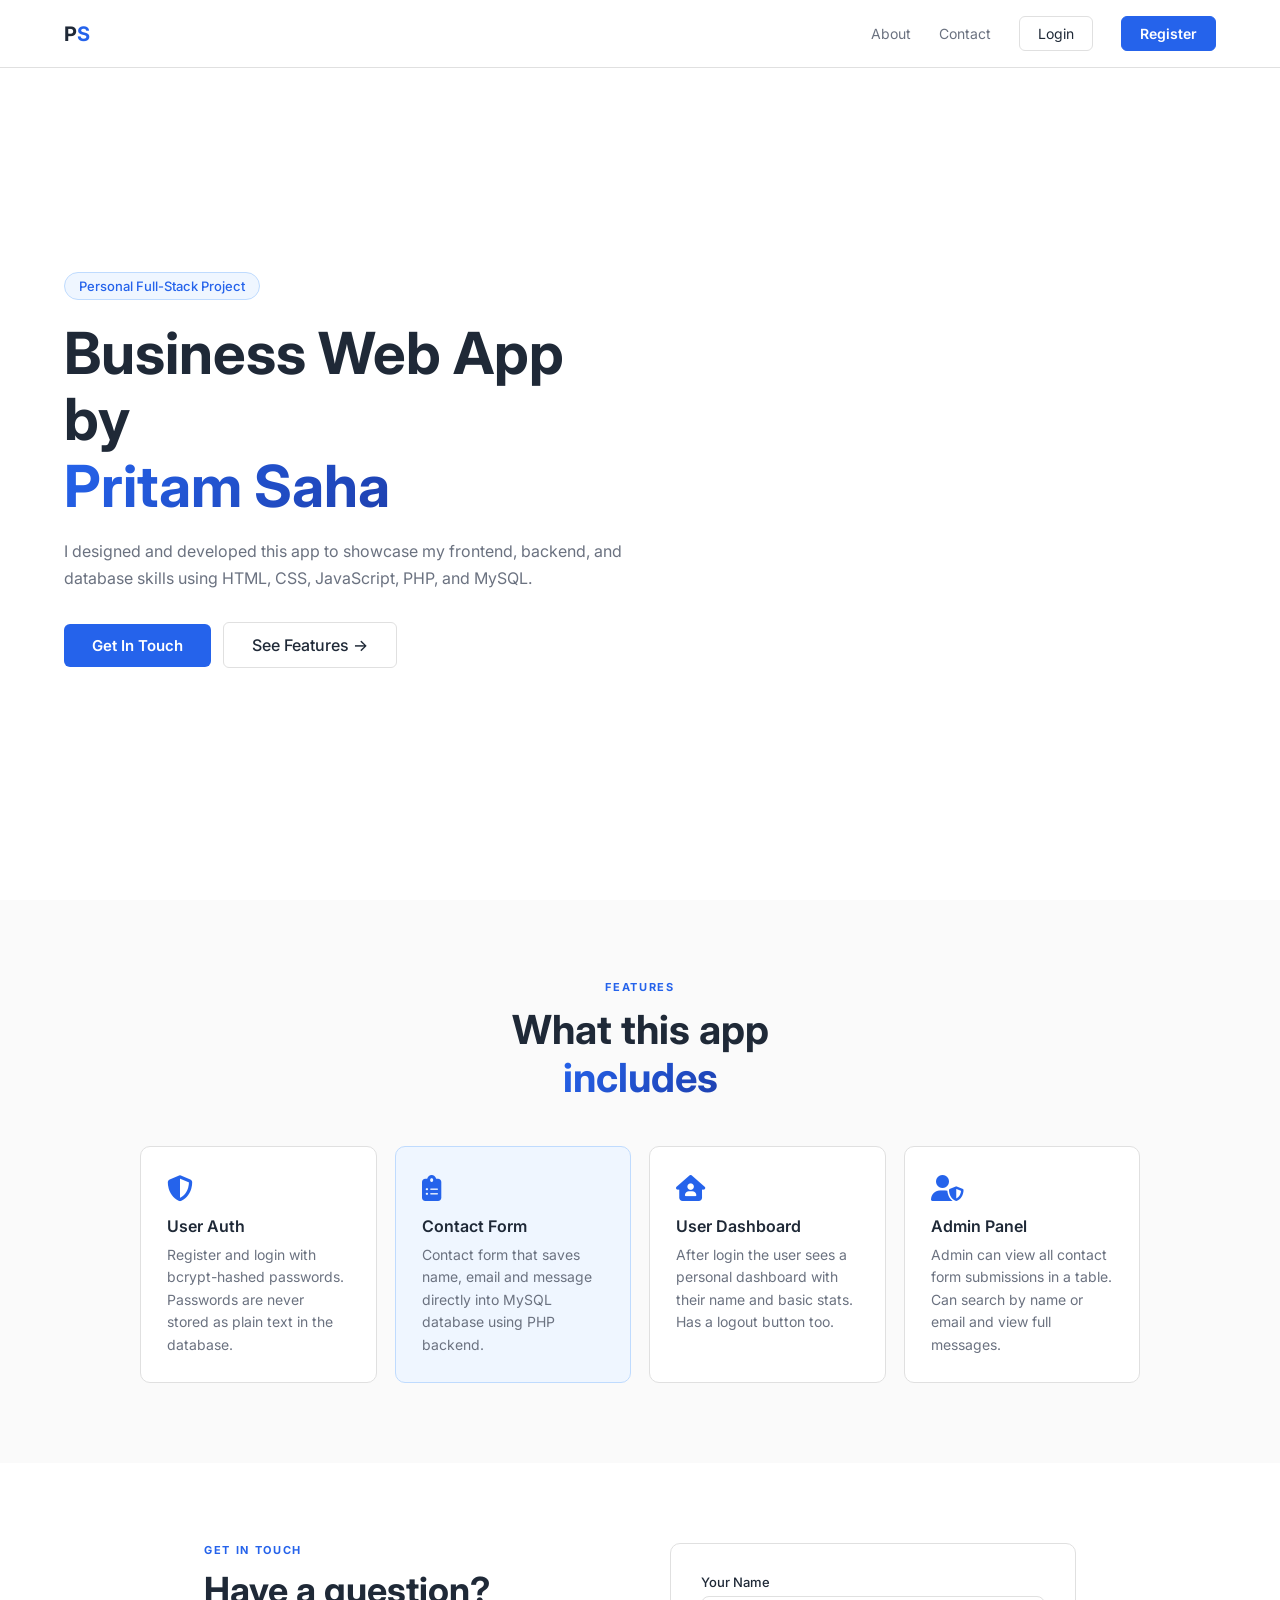
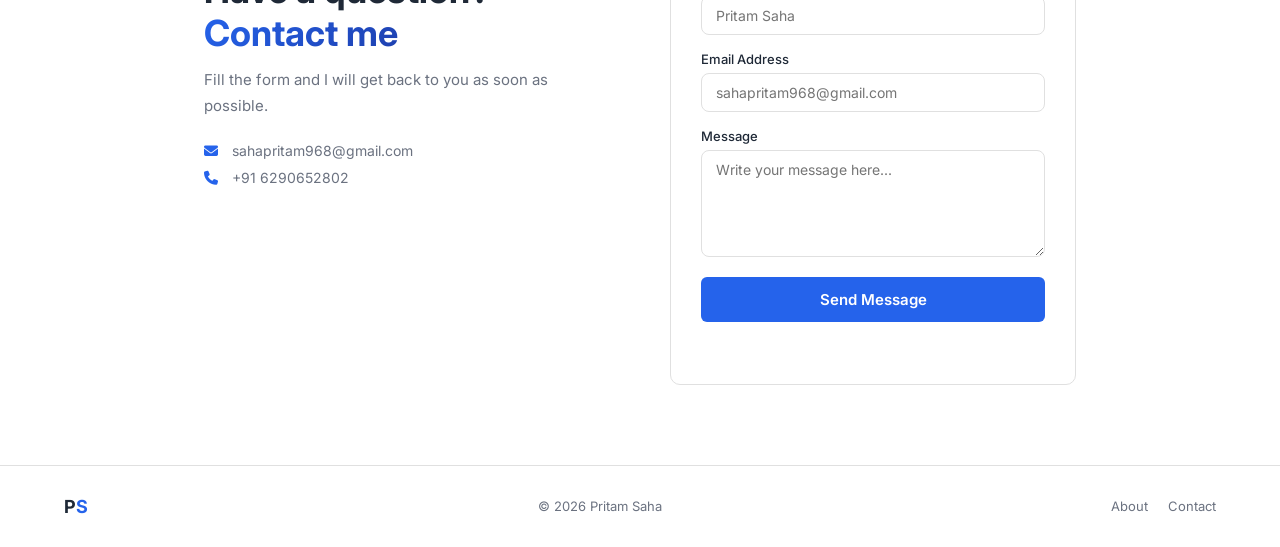
<file: index.html>
<!DOCTYPE html>
<html lang="en">
<head>
  <meta charset="UTF-8" />
  <meta name="viewport" content="width=device-width, initial-scale=1.0"/>
  <title>PS — Pritam Saha</title>
  <link rel="preconnect" href="https://fonts.googleapis.com">
  <link href="https://fonts.googleapis.com/css2?family=Inter:wght@300;400;500;600;700&display=swap" rel="stylesheet">
  <link rel="stylesheet" href="https://cdnjs.cloudflare.com/ajax/libs/font-awesome/6.5.2/css/all.min.css" crossorigin="anonymous" referrerpolicy="no-referrer" />
  <link rel="stylesheet" href="style.css"/>
</head>
<body>

  <nav class="navbar">
    <div class="nav-logo">P<span>S</span></div>
    <div class="nav-links">
      <a href="#about">About</a>
      <a href="#contact">Contact</a>
      <a href="login.html" class="btn3">Login</a>
      <a href="register.html" class="btn3 btn4">Register</a>
    </div>
    <button class="hamb" id="hamb" aria-label="Open menu" aria-expanded="false">
      <i class="fa-solid fa-bars" aria-hidden="true"></i>
    </button>
  </nav>

  <section class="home">
    <div class="home-content">
      <div class="home-badge">Personal Full-Stack Project</div>
      <h1>Business Web App<br>by<br><span class="gradient-text">Pritam Saha</span></h1>
      <p>I designed and developed this app to showcase my frontend, backend, and database skills using HTML, CSS, JavaScript, PHP, and MySQL.</p>
      <div class="home-actions">
        <a href="#contact" class="btn1">Get In Touch</a>
        <a href="#about" class="btn2">See Features →</a>
      </div>
    </div>
    
  </section>

  <section class="about" id="about">
    <div class="section-label">FEATURES</div>
    <h2>What this app <br><span class="gradient-text">includes</span></h2>
    <div class="about-grid">
      <div class="about-card">
        <div class="ac-icon"><i class="fa-solid fa-shield-halved" aria-hidden="true"></i></div>
        <h3>User Auth</h3>
        <p>Register and login with bcrypt-hashed passwords. Passwords are never stored as plain text in the database.</p>
      </div>
      <div class="about-card highlight">
        <div class="ac-icon"><i class="fa-solid fa-clipboard-list" aria-hidden="true"></i></div>
        <h3>Contact Form</h3>
        <p>Contact form that saves name, email and message directly into MySQL database using PHP backend.</p>
      </div>
      <div class="about-card">
        <div class="ac-icon"><i class="fa-solid fa-house-user" aria-hidden="true"></i></div>
        <h3>User Dashboard</h3>
        <p>After login the user sees a personal dashboard with their name and basic stats. Has a logout button too.</p>
      </div>
      <div class="about-card">
        <div class="ac-icon"><i class="fa-solid fa-user-shield" aria-hidden="true"></i></div>
        <h3>Admin Panel</h3>
        <p>Admin can view all contact form submissions in a table. Can search by name or email and view full messages.</p>
      </div>
    </div>
  </section>

  <section class="contact-section" id="contact">
    <div class="contact-left">
      <div class="section-label">GET IN TOUCH</div>
      <h2>Have a question?<br><span class="gradient-text">Contact me</span></h2>
      <p>Fill the form and I will get back to you as soon as possible.</p>
      <div class="contact-info">
        <div class="ci-item"><i class="fa-solid fa-envelope" aria-hidden="true"></i> sahapritam968@gmail.com</div>
        <div class="ci-item"><i class="fa-solid fa-phone" aria-hidden="true"></i> +91 6290652802</div>
      </div>
    </div>
    <div class="contact-right">
      <form class="contact-form" id="contactForm">
        <div class="form-group">
          <label>Your Name</label>
          <input type="text" id="cf_name" placeholder="Pritam Saha" required/>
        </div>
        <div class="form-group">
          <label>Email Address</label>
          <input type="email" id="cf_email" placeholder="sahapritam968@gmail.com" required/>
        </div>
        <div class="form-group">
          <label>Message</label>
          <textarea id="cf_message" rows="5" placeholder="Write your message here..." required></textarea>
        </div>
        <button type="submit" class="btn1 full-width" id="submitBtn">Send Message</button>
        <div id="form-status" class="form-status"></div>
      </form>
    </div>
  </section>

  <footer class="footer">
    <div class="footer-logo">P<span>S</span></div>
    <p>© <span id="year"></span> Pritam Saha</p>
    <div class="footer-links">
      <a href="#about">About</a>
      <a href="#contact">Contact</a>
    </div>
  </footer>

  <script src="script.js"></script>
</body>
</html>
</file>
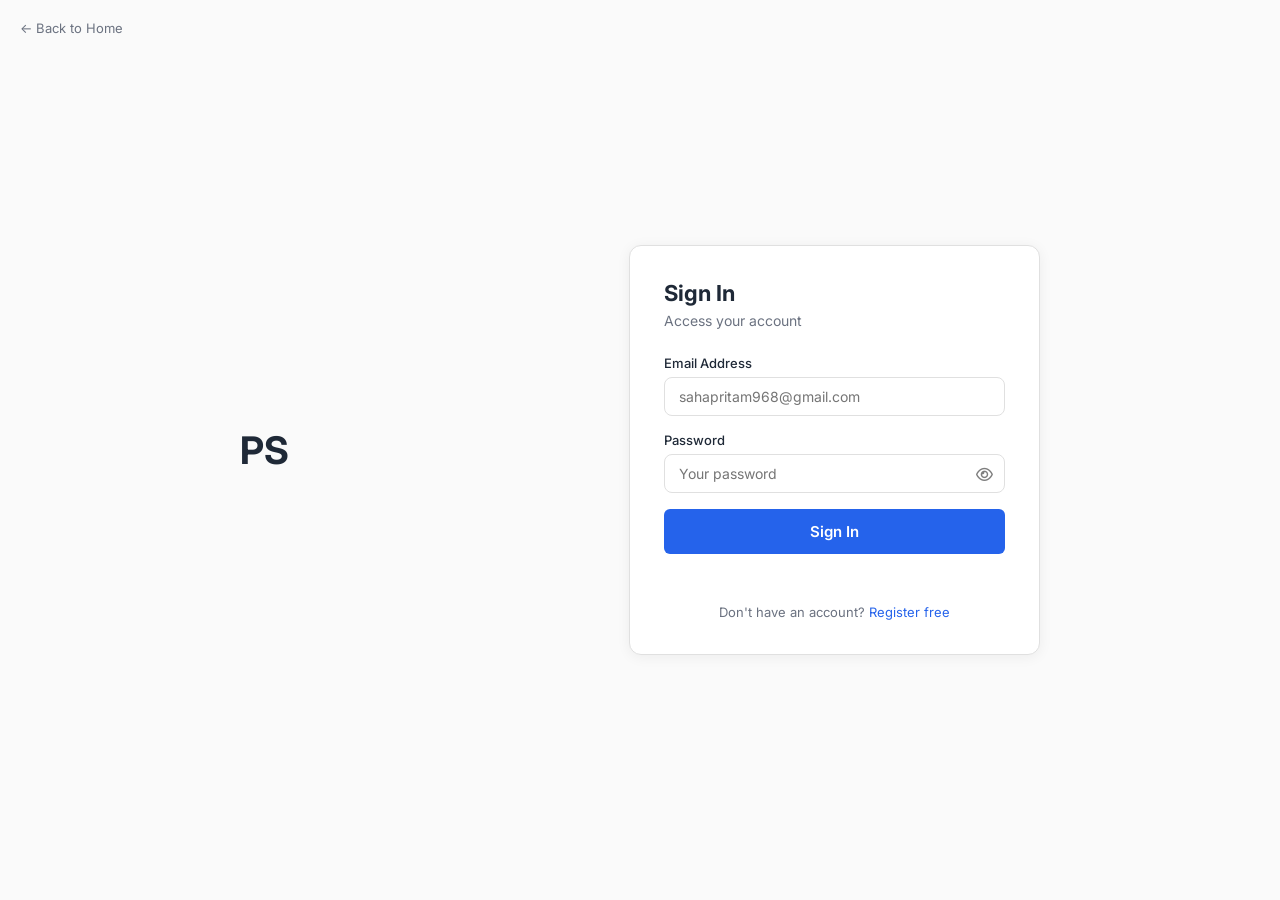
<file: admin.html>
<!DOCTYPE html>
<html lang="en">
<head>
  <meta charset="UTF-8"/>
  <meta name="viewport" content="width=device-width, initial-scale=1.0"/>
  <title>Admin — PS</title>
  <link rel="preconnect" href="https://fonts.googleapis.com">
  <link href="https://fonts.googleapis.com/css2?family=Inter:wght@300;400;500;600;700&display=swap" rel="stylesheet">
  <link rel="stylesheet" href="https://cdnjs.cloudflare.com/ajax/libs/font-awesome/6.5.2/css/all.min.css" crossorigin="anonymous" referrerpolicy="no-referrer" />
  <link rel="stylesheet" href="style.css"/>
</head>
<body class="dash-page">

  <aside class="sidebar">
    <div class="sb-logo">PS</div>
    <nav class="sb-nav">
      <a href="dashboard.html" class="sb-link">Dashboard</a>
      <a href="admin.html" class="sb-link active">All Submissions</a>
      <a href="#" class="sb-link">Settings</a>
    </nav>
    <button class="sb-logout" id="logoutBtn">Logout</button>
  </aside>

  <main class="dash-main">
    <header class="dash-header">
      <div>
        <div class="dash-greeting">Admin Panel</div>
        <h1 class="dash-username">All Contact Submissions</h1>
      </div>
      <div class="admin-badge">Admin</div>
    </header>

    <div class="admin-filters">
      <input type="text" id="searchInput" placeholder="Search by name or email..." class="search-input"/>
      <span id="submissionCount" class="count-badge">0 total</span>
    </div>

    <div class="table-wrap">
      <table class="dash-table">
        <thead>
          <tr>
            <th>#</th>
            <th>Name</th>
            <th>Email</th>
            <th>Message</th>
            <th>Date</th>
            <th>Action</th>
          </tr>
        </thead>
        <tbody id="submissionsTable">
          <tr>
            <td colspan="6" class="empty-row">Loading submissions...</td>
          </tr>
        </tbody>
      </table>
    </div>

    <div id="msgModal" class="modal-overlay" style="display:none">
      <div class="modal-box">
        <div class="modal-header">
          <h3 id="modal-name">Name</h3>
          <button onclick="closeModal()" class="modal-close" aria-label="Close message details">
            <i class="fa-solid fa-xmark" aria-hidden="true"></i>
          </button>
        </div>
        <div class="modal-email" id="modal-email"></div>
        <div class="modal-body" id="modal-message"></div>
        <div class="modal-date" id="modal-date"></div>
      </div>
    </div>
  </main>

  <script src="admin.js"></script>
</body>
</html>
</file>
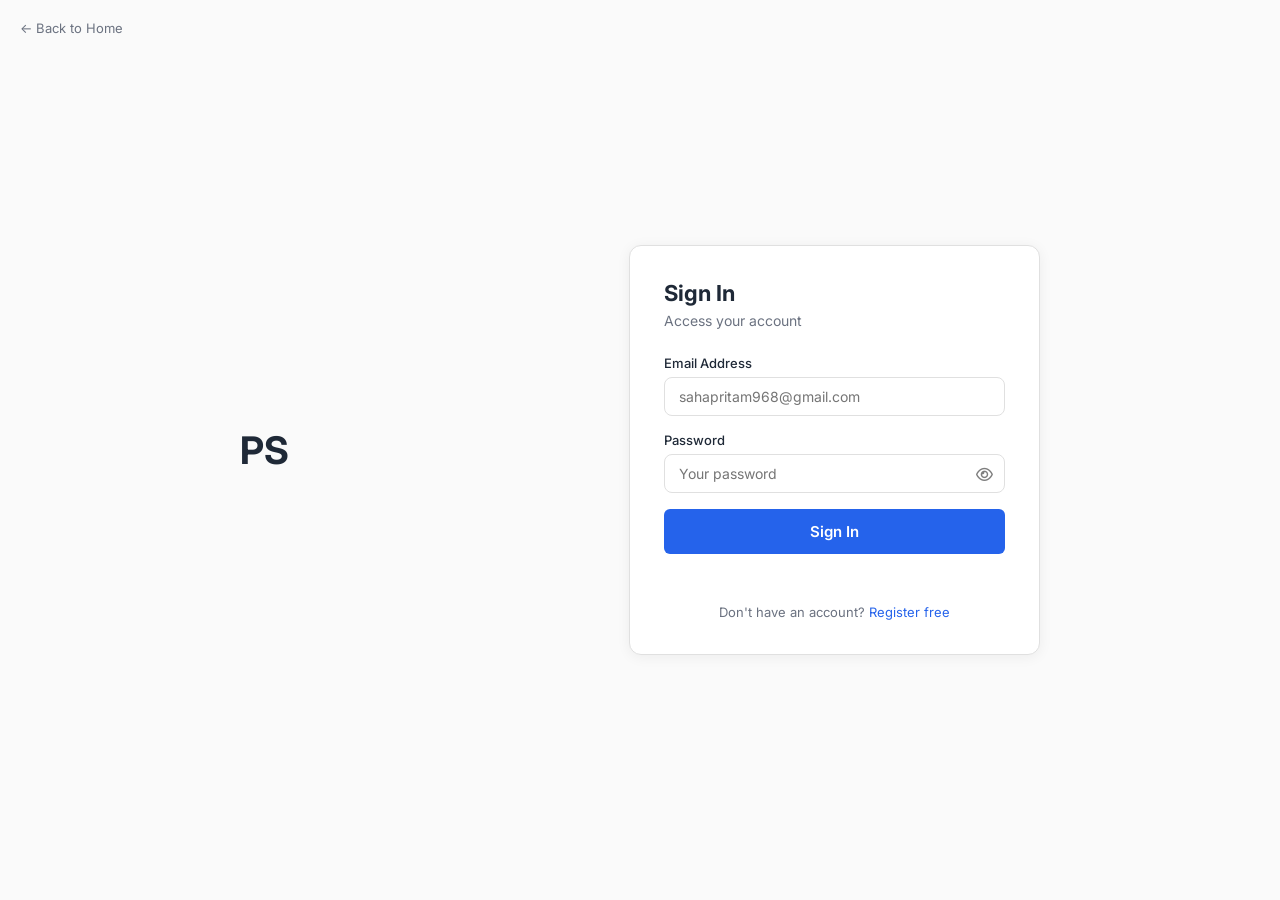
<file: dashboard.html>
<!DOCTYPE html>
<html lang="en">
<head>
  <meta charset="UTF-8"/>
  <meta name="viewport" content="width=device-width, initial-scale=1.0"/>
  <title>Dashboard — PS</title>
  <link rel="preconnect" href="https://fonts.googleapis.com">
  <link href="https://fonts.googleapis.com/css2?family=Inter:wght@300;400;500;600;700&display=swap" rel="stylesheet">
  <link rel="stylesheet" href="https://cdnjs.cloudflare.com/ajax/libs/font-awesome/6.5.2/css/all.min.css" crossorigin="anonymous" referrerpolicy="no-referrer" />
  <link rel="stylesheet" href="style.css"/>
</head>
<body class="dash-page">

  <aside class="sidebar">
    <div class="sb-logo">PS</div>
    <nav class="sb-nav">
      <a href="dashboard.html" class="sb-link active">Dashboard</a>
      <a href="#" class="sb-link">Messages</a>
      <a href="#" class="sb-link">Settings</a>
    </nav>
    <button class="sb-logout" id="logoutBtn">Logout</button>
  </aside>

  <main class="dash-main">
    <header class="dash-header">
      <div>
        <div class="dash-greeting" id="greeting">Dashboard</div>
        <h1 class="dash-username" id="userName">Loading...</h1>
      </div>
      <div class="dash-avatar" id="userAvatar">?</div>
    </header>

    <div class="stat-grid">
      <div class="stat-card">
        <div class="stat-icon"><i class="fa-solid fa-envelope-open-text" aria-hidden="true"></i></div>
        <div class="stat-info">
          <div class="stat-num" id="totalMessages">0</div>
          <div class="stat-label">Messages Received</div>
        </div>
      </div>
      <div class="stat-card accent">
        <div class="stat-icon"><i class="fa-solid fa-users" aria-hidden="true"></i></div>
        <div class="stat-info">
          <div class="stat-num" id="totalUsers">0</div>
          <div class="stat-label">Registered Users</div>
        </div>
      </div>
      <div class="stat-card">
        <div class="stat-icon"><i class="fa-solid fa-lock" aria-hidden="true"></i></div>
        <div class="stat-info">
          <div class="stat-num" id="lastLogin">Today</div>
          <div class="stat-label">Last Login</div>
        </div>
      </div>
      <div class="stat-card">
        <div class="stat-icon"><i class="fa-solid fa-circle-check" aria-hidden="true"></i></div>
        <div class="stat-info">
          <div class="stat-num">Active</div>
          <div class="stat-label">Account Status</div>
        </div>
      </div>
    </div>

    <div class="section-title">Quick Actions</div>
    <div class="quick-actions">
      <a href="index.html#contact" class="qa-card">
        <div class="qa-icon"><i class="fa-solid fa-paper-plane" aria-hidden="true"></i></div>
        <div>Send a Message</div>
      </a>
      <a href="admin.html" class="qa-card">
        <div class="qa-icon"><i class="fa-solid fa-table-list" aria-hidden="true"></i></div>
        <div>View All Submissions</div>
      </a>
      <a href="#" class="qa-card">
        <div class="qa-icon"><i class="fa-solid fa-chart-line" aria-hidden="true"></i></div>
        <div>View Analytics</div>
      </a>
    </div>

    <div class="section-title section-gap">Recent Messages</div>
    <div class="table-wrap">
      <table class="dash-table">
        <thead>
          <tr>
            <th>Name</th>
            <th>Email</th>
            <th>Message Preview</th>
            <th>Date</th>
          </tr>
        </thead>
        <tbody id="recentMessages">
          <tr>
            <td colspan="4" class="empty-row">Loading...</td>
          </tr>
        </tbody>
      </table>
    </div>
  </main>

  <script src="dashboard.js"></script>
</body>
</html>
</file>
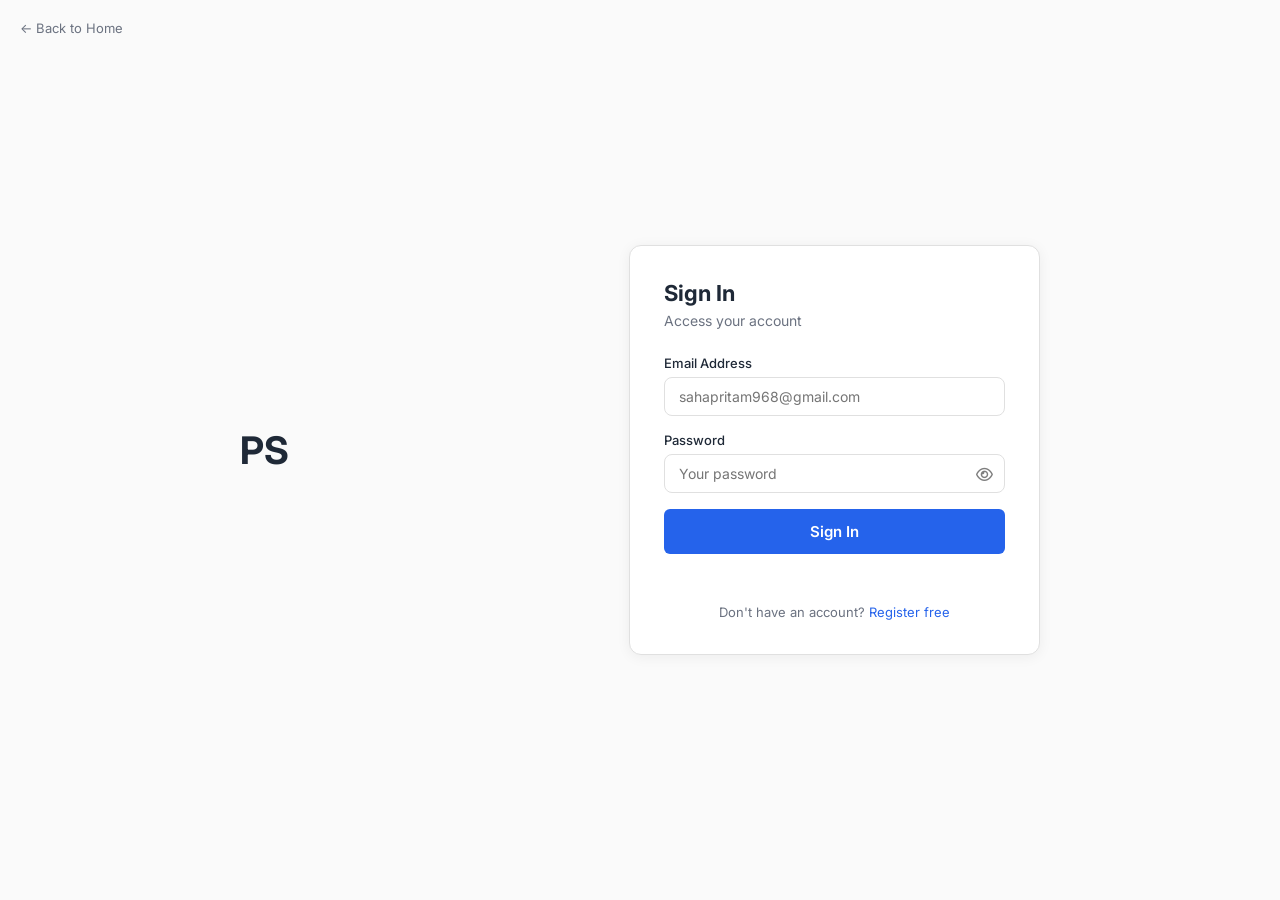
<file: login.html>
<!DOCTYPE html>
<html lang="en">
<head>
  <meta charset="UTF-8"/>
  <meta name="viewport" content="width=device-width, initial-scale=1.0"/>
  <title>Login — PS</title>
  <link rel="preconnect" href="https://fonts.googleapis.com">
  <link href="https://fonts.googleapis.com/css2?family=Inter:wght@300;400;500;600;700&display=swap" rel="stylesheet">
  <link rel="stylesheet" href="https://cdnjs.cloudflare.com/ajax/libs/font-awesome/6.5.2/css/all.min.css" crossorigin="anonymous" referrerpolicy="no-referrer" />
  <link rel="stylesheet" href="style.css"/>
</head>
<body class="auth-page">

  <a href="index.html" class="back-link">← Back to Home</a>

  <div class="auth-container">
    <div class="auth-brand">
      <div class="auth-logo">PS</div>
    </div>
    <div class="auth-box">
      <h2>Sign In</h2>
      <p class="auth-sub">Access your account</p>
      <form id="loginForm">
        <div class="form-group">
          <label>Email Address</label>
          <input type="email" id="login_email" placeholder="sahapritam968@gmail.com" required/>
        </div>
        <div class="form-group">
          <label>Password</label>
          <div class="pass-wrap">
            <input type="password" id="login_password" placeholder="Your password" required/>
            <button type="button" class="eye-btn" onclick="togglePassword('login_password',this)" aria-label="Show or hide password">
              <i class="fa-regular fa-eye" aria-hidden="true"></i>
            </button>
          </div>
        </div>
        <button type="submit" class="btn1 full-width">Sign In</button>
        <div id="login-status" class="form-status"></div>
      </form>
      <p class="auth-switch">Don't have an account? <a href="register.html">Register free</a></p>
    </div>
  </div>

  <script src="authentication.js"></script>
</body>
</html>
</file>
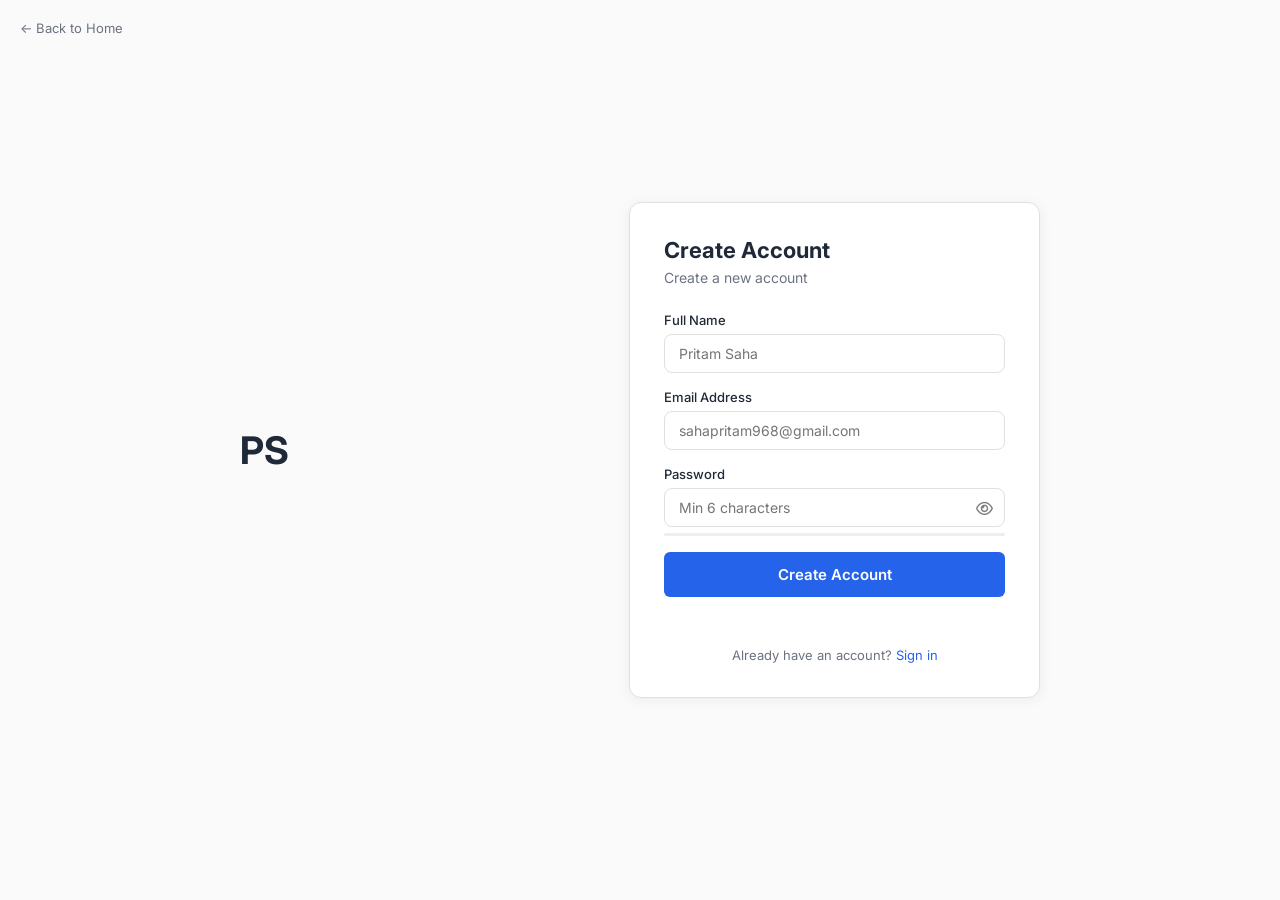
<file: register.html>
<!DOCTYPE html>
<html lang="en">
<head>
  <meta charset="UTF-8"/>
  <meta name="viewport" content="width=device-width, initial-scale=1.0"/>
  <title>Register — PS</title>
  <link rel="preconnect" href="https://fonts.googleapis.com">
  <link href="https://fonts.googleapis.com/css2?family=Inter:wght@300;400;500;600;700&display=swap" rel="stylesheet">
  <link rel="stylesheet" href="https://cdnjs.cloudflare.com/ajax/libs/font-awesome/6.5.2/css/all.min.css" crossorigin="anonymous" referrerpolicy="no-referrer" />
  <link rel="stylesheet" href="style.css"/>
</head>
<body class="auth-page">

  <a href="index.html" class="back-link">← Back to Home</a>

  <div class="auth-container">
    <div class="auth-brand">
      <div class="auth-logo">PS</div>
      <div class="auth-orb"></div>
    </div>
    <div class="auth-box">
      <h2>Create Account</h2>
      <p class="auth-sub">Create a new account</p>
      <form id="registerForm">
        <div class="form-group">
          <label>Full Name</label>
          <input type="text" id="reg_name" placeholder="Pritam Saha" required/>
        </div>
        <div class="form-group">
          <label>Email Address</label>
          <input type="email" id="reg_email" placeholder="sahapritam968@gmail.com" required/>
        </div>
        <div class="form-group">
          <label>Password</label>
          <div class="pass-wrap">
            <input type="password" id="reg_password" placeholder="Min 6 characters" required/>
            <button type="button" class="eye-btn" onclick="togglePassword('reg_password',this)" aria-label="Show or hide password">
              <i class="fa-regular fa-eye" aria-hidden="true"></i>
            </button>
          </div>
          <div class="password-strength" id="strengthBar">
            <div class="strength-fill" id="strengthFill"></div>
          </div>
          <div class="strength-text" id="strengthText"></div>
        </div>
        <button type="submit" class="btn1 full-width">Create Account</button>
        <div id="reg-status" class="form-status"></div>
      </form>
      <p class="auth-switch">Already have an account? <a href="login.html">Sign in</a></p>
    </div>
  </div>

  <script src="authentication.js"></script>
</body>
</html>
</file>
<file: style.css>
/* reset */
*,
*::before,
*::after {
  box-sizing: border-box;
  margin: 0;
  padding: 0;
}

:root {
  --bg: #ffffff;
  --surface: #f5f5f5;
  --surface2: #eeeeee;
  --border: #e0e0e0;
  --accent: #2563eb;
  --accent2: #1e40af;
  --text: #1f2937;
  --muted: #6b7280;
  --success: #10b981;
  --error: #ef4444;
  --radius: 8px;
  --font: 'Inter', sans-serif;
}

html {
  scroll-behavior: smooth;
}

body {
  font-family: var(--font);
  background: var(--bg);
  color: var(--text);
  min-height: 100vh;
  overflow-x: hidden;
}

h1,h2,h3,.nav-logo,.auth-logo,.sb-logo {
  font-family: var(--font);
}

.gradient-text {
  background: linear-gradient(135deg, var(--accent), var(--accent2));
  -webkit-background-clip: text;
  -webkit-text-fill-color: transparent;
  background-clip: text;
}

/* buttons */
.btn1 {
  display: inline-block;
  padding: 12px 28px;
  background: var(--accent);
  color: #fff;
  font-family: var(--font);
  font-weight: 600;
  font-size: 15px;
  border: none;
  border-radius: 6px;
  cursor: pointer;
  text-decoration: none;
  transition: background 0.2s;
}
.btn1:hover {
  background: var(--accent2);
}

.btn1.full-width {
  width: 100%;
  text-align: center;
  display: block;
  padding: 13px;
}

.btn2 {
  display: inline-block;
  padding: 12px 28px;
  color: var(--text);
  font-family: var(--font);
  font-weight: 500;
  text-decoration: none;
  border: 1px solid var(--border);
  border-radius: 6px;
  transition: border-color 0.2s, color 0.2s;
}
.btn2:hover {
  border-color: var(--accent);
  color: var(--accent);
}

/* navbar */
.navbar {
  position: fixed;
  top: 0;
  left: 0;
  right: 0;
  z-index: 100;
  display: flex;
  align-items: center;
  justify-content: space-between;
  padding: 16px 5%;
  background: #fff;
  border-bottom: 1px solid var(--border);
}
.nav-logo {
  font-size: 20px;
  font-weight: 700;
  color: var(--text);
}

.nav-logo span {
  color: var(--accent);
}

.nav-links {
  display: flex;
  align-items: center;
  gap: 28px;
}

.nav-links a {
  color: var(--muted);
  text-decoration: none;
  font-size: 14px;
  transition: color 0.2s;
}

.nav-links a:hover {
  color: var(--text);
}


.btn3 {
  padding: 8px 18px;
  border: 1px solid var(--border);
  border-radius: 6px;
  color: var(--text) !important;
  font-size: 14px !important;
}

.btn3:hover {
  border-color: var(--accent) !important;
  color: var(--accent) !important;
}

.btn4 {
  background: var(--accent) !important;
  color: #fff !important;
  border-color: var(--accent) !important;
  font-weight: 600;
}

.btn4:hover {
  background: var(--accent2) !important;
  border-color: var(--accent2) !important;
}

.hamb {
  display: none;
  background: none;
  border: none;
  color: var(--text);
  font-size: 22px;
  cursor: pointer;
}

@media (max-width: 768px) {
  .nav-links {
    display: none;
    position: absolute;
    top: 100%;
    left: 0;
    right: 0;
    flex-direction: column;
    align-items: stretch;
    gap: 8px;
    padding: 16px 5%;
    background: #fff;
    border-bottom: 1px solid var(--border);
  }
  .nav-links.open {
    display: flex;
  }

  .hamb {
    display: block;
  }
}

/* hero */
.home {
  min-height: 100vh;
  display: flex;
  align-items: center;
  justify-content: space-between;
  padding: 100px 5% 60px;
  gap: 40px;
}
.home-bg-text {
  display: none;
}

.home-content {
  flex: 1;
  max-width: 560px;
}
.home-badge {
  display: inline-block;
  padding: 5px 14px;
  background: #eff6ff;
  border: 1px solid #bfdbfe;
  border-radius: 20px;
  font-size: 13px;
  color: var(--accent);
  margin-bottom: 20px;
  font-weight: 500;
}

.home-content h1 {
  font-size: clamp(34px, 5vw, 58px);
  line-height: 1.15;
  font-weight: 700;
  margin-bottom: 18px;
}

.home-content p {
  color: var(--muted);
  font-size: 16px;
  line-height: 1.7;
  margin-bottom: 30px;
}

.home-actions {
  display: flex;
  gap: 12px;
  align-items: center;
  flex-wrap: wrap;
}

.home-visual {
  flex: 1;
  max-width: 440px;
  position: relative;
  min-height: 360px;
  display: flex;
  align-items: center;
  justify-content: center;
}

.orb {
  position: absolute;
  border-radius: 50%;
  filter: blur(50px);
  pointer-events: none;
}

.orb1 {
  width: 280px;
  height: 280px;
  background: rgba(37,99,235,0.08);
  top: 10%;
  left: 10%;
}

.orb2 {
  width: 220px;
  height: 220px;
  background: rgba(30,64,175,0.06);
  bottom: 5%;
  right: 5%;
}

.grid-lines {
  display: none;
}

.card-float {
  position: absolute;
  background: #fff;
  border: 1px solid var(--border);
  border-radius: 10px;
  padding: 14px 18px;
  display: flex;
  align-items: center;
  gap: 12px;
  box-shadow: 0 4px 16px rgba(0,0,0,0.08);
}

.card1 {
  top: 5%;
  right: 0;
}

.card2 {
  top: 42%;
  left: 0;
}

.card3 {
  bottom: 8%;
  right: 8%;
}

.cf-icon {
  font-size: 24px;
}

.cf-num {
  font-weight: 700;
  font-size: 18px;
  color: var(--accent);
}

.cf-label {
  font-size: 12px;
  color: var(--muted);
  margin-top: 2px;
}

@media (max-width: 768px) {
  .home {
    flex-direction: column;
    padding-top: 90px;
  }

  .home-visual {
    min-height: 240px;
    width: 100%;
  }
}

/* about */
.about {
  padding: 80px 5%;
  text-align: center;
  background: #fafafa;
}

.section-label {
  font-size: 11px;
  font-weight: 700;
  letter-spacing: 0.15em;
  color: var(--accent);
  margin-bottom: 12px;
  text-transform: uppercase;
}

.about h2 {
  font-size: clamp(26px, 4vw, 40px);
  font-weight: 700;
  line-height: 1.2;
  margin-bottom: 44px;
}

.about-grid {
  display: grid;
  grid-template-columns: repeat(auto-fit, minmax(220px, 1fr));
  gap: 18px;
  max-width: 1000px;
  margin: 0 auto;
}

.about-card {
  background: #fff;
  border: 1px solid var(--border);
  border-radius: 10px;
  padding: 26px;
  text-align: left;
  transition: box-shadow 0.2s;
}

.about-card:hover {
  box-shadow: 0 4px 18px rgba(0,0,0,0.07);
}

.about-card.highlight {
  border-color: #bfdbfe;
  background: #eff6ff;
}

.ac-icon {
  font-size: 26px;
  margin-bottom: 12px;
}

.ac-icon i {
  color: var(--accent);
}

.about-card h3 {
  font-size: 16px;
  font-weight: 600;
  margin-bottom: 8px;
}

.about-card p {
  color: var(--muted);
  font-size: 14px;
  line-height: 1.6;
}

/* contact */
.contact-section {
  padding: 80px 5%;
  display: flex;
  gap: 60px;
  align-items: flex-start;
  max-width: 1000px;
  margin: 0 auto;
}

.contact-left {
  flex: 1;
}

.contact-left h2 {
  font-size: clamp(24px, 3vw, 36px);
  font-weight: 700;
  line-height: 1.2;
  margin: 12px 0;
}

.contact-left p {
  color: var(--muted);
  line-height: 1.7;
  margin-bottom: 24px;
  font-size: 15px;
}

.contact-info {
  display: flex;
  flex-direction: column;
  gap: 10px;
}

.ci-item {
  color: var(--muted);
  font-size: 14px;
}

.ci-item i {
  color: var(--accent);
  width: 16px;
  margin-right: 8px;
}

.contact-right {
  flex: 1;
}

@media (max-width: 768px) {
  .contact-section {
    flex-direction: column;
    gap: 32px;
  }
}

/* forms */

.form-group {
  margin-bottom: 16px;
}

.form-group label {
  display: block;
  font-size: 13px;
  font-weight: 500;
  color: var(--text);
  margin-bottom: 6px;
}

.form-group input,
.form-group textarea {
  width: 100%;
  background: #fff;
  border: 1px solid var(--border);
  border-radius: var(--radius);
  padding: 10px 14px;
  color: var(--text);
  font-family: var(--font);
  font-size: 14px;
  outline: none;
  transition: border-color 0.2s;
}

.form-group input:focus,
.form-group textarea:focus {
  border-color: var(--accent);
}

.form-group textarea {
  resize: vertical;
}

.contact-form {
  background: #fff;
  border: 1px solid var(--border);
  border-radius: 10px;
  padding: 30px;
}

.pass-wrap {
  position: relative;
}

.pass-wrap input {
  padding-right: 42px;
}

.eye-btn {
  position: absolute;
  right: 12px;
  top: 50%;
  transform: translateY(-50%);
  background: none;
  border: none;
  cursor: pointer;
  font-size: 15px;
  opacity: 0.5;
  transition: opacity 0.2s;
}

.eye-btn:hover {
  opacity: 1;
}

.eye-btn i {
  pointer-events: none;
}

.password-strength {
  height: 3px;
  background: var(--surface2);
  border-radius: 4px;
  margin-top: 6px;
  overflow: hidden;
}

.strength-fill {
  height: 100%;
  width: 0%;
  transition: all 0.3s;
  border-radius: 4px;
}

.strength-text {
  font-size: 11px;
  margin-top: 4px;
  color: var(--muted);
}

.form-status {
  margin-top: 12px;
  font-size: 13px;
  text-align: center;
  min-height: 20px;
}

.form-status.success {
  color: var(--success);
}

.form-status.error {
  color: var(--error);
}

/* footer */
.footer {
  border-top: 1px solid var(--border);
  padding: 30px 5%;
  display: flex;
  align-items: center;
  justify-content: space-between;
  flex-wrap: wrap;
  gap: 12px;
}

.footer-logo {
  font-size: 18px;
  font-weight: 700;
}

.footer-logo span {
  color: var(--accent);
}

.footer p {
  color: var(--muted);
  font-size: 13px;
}

.footer-links {
  display: flex;
  gap: 20px;
}

.footer-links a {
  color: var(--muted);
  text-decoration: none;
  font-size: 13px;
  transition: color 0.2s;
}

.footer-links a:hover {
  color: var(--text);
}

/* auth */

.auth-page {
  display: flex;
  align-items: center;
  justify-content: center;
  min-height: 100vh;
  background: #fafafa;
}

.back-link {
  position: fixed;
  top: 20px;
  left: 20px;
  color: var(--muted);
  text-decoration: none;
  font-size: 13px;
  z-index: 10;
}

.back-link:hover {
  color: var(--accent);
}

.auth-container {
  display: flex;
  gap: 48px;
  align-items: center;
  max-width: 800px;
  width: 90%;
}

.auth-brand {
  flex: 1;
  min-height: 240px;
  display: flex;
  align-items: center;
}

.auth-logo {
  font-size: 38px;
  font-weight: 700;
}

.auth-logo span {
  color: var(--accent);
}

.auth-orb {
  display: none;
}

.auth-box {
  flex: 1;
  background: #fff;
  border: 1px solid var(--border);
  border-radius: 12px;
  padding: 34px;
  box-shadow: 0 2px 14px rgba(0,0,0,0.06);
}

.auth-box h2 {
  font-size: 22px;
  font-weight: 700;
  margin-bottom: 6px;
}

.auth-sub {
  color: var(--muted);
  font-size: 14px;
  margin-bottom: 26px;
}

.auth-switch {
  text-align: center;
  font-size: 13px;
  color: var(--muted);
  margin-top: 18px;
}

.auth-switch a {
  color: var(--accent);
  text-decoration: none;
}

@media (max-width: 600px) {
  .auth-container {
    flex-direction: column;
    gap: 16px;
  }

  .auth-brand {
    min-height: auto;
  }
}

/* dashboard */

.dash-page {
  display: flex;
  min-height: 100vh;
  background: #fafafa;
}


.sidebar {
  width: 230px;
  min-height: 100vh;
  background: #fff;
  border-right: 1px solid var(--border);
  padding: 24px 18px;
  display: flex;
  flex-direction: column;
  position: fixed;
  top: 0;
  left: 0;
  z-index: 50;
}

.sb-logo {
  font-size: 18px;
  font-weight: 700;
  margin-bottom: 32px;
}

.sb-logo span {
  color: var(--accent);
}

.sb-nav {
  display: flex;
  flex-direction: column;
  gap: 4px;
  flex: 1;
}

.sb-link {
  padding: 10px 14px;
  color: var(--muted);
  text-decoration: none;
  border-radius: var(--radius);
  font-size: 14px;
  transition: all 0.2s;
}

.sb-link:hover {
  background: var(--surface);
  color: var(--text);
}

.sb-link.active {
  background: #eff6ff;
  color: var(--accent);
  font-weight: 600;
}

.sb-logout {
  background: #fff0f0;
  border: 1px solid #fecaca;
  color: var(--error);
  border-radius: var(--radius);
  padding: 10px 14px;
  cursor: pointer;
  font-size: 14px;
  text-align: left;
  transition: background 0.2s;
  font-family: var(--font);
}

.sb-logout:hover {
  background: #fee2e2;
}

.dash-main {
  margin-left: 230px;
  flex: 1;
  padding: 34px;
}

.dash-header {
  display: flex;
  align-items: center;
  justify-content: space-between;
  margin-bottom: 28px;
}

.dash-greeting {
  font-size: 13px;
  color: var(--muted);
  margin-bottom: 4px;
}

.dash-username {
  font-size: 24px;
  font-weight: 700;
}

.dash-avatar {
  width: 42px;
  height: 42px;
  background: var(--accent);
  border-radius: 50%;
  display: flex;
  align-items: center;
  justify-content: center;
  font-weight: 700;
  font-size: 17px;
  color: #fff;
}


.stat-grid {
  display: grid;
  grid-template-columns: repeat(auto-fit, minmax(180px, 1fr));
  gap: 14px;
  margin-bottom: 28px;
}

.stat-card {
  background: #fff;
  border: 1px solid var(--border);
  border-radius: 10px;
  padding: 20px;
  display: flex;
  gap: 14px;
  align-items: center;
  transition: box-shadow 0.2s;
}

.stat-card:hover {
  box-shadow: 0 2px 10px rgba(0, 0, 0, 0.06);
}

.stat-card.accent {
  background: #eff6ff;
  border-color: #bfdbfe;
}

.stat-icon {
  font-size: 26px;
}

.stat-icon i {
  color: var(--accent);
}

.stat-num {
  font-weight: 700;
  font-size: 20px;
}

.stat-label {
  font-size: 12px;
  color: var(--muted);
  margin-top: 2px;
}

.section-title {
  font-weight: 600;
  font-size: 13px;
  margin-bottom: 10px;
  color: var(--muted);
  text-transform: uppercase;
  letter-spacing: 0.06em;
}

.section-gap {
  margin-top: 2rem;
}


.quick-actions {
  display: flex;
  gap: 12px;
  flex-wrap: wrap;
}

.qa-card {
  background: #fff;
  border: 1px solid var(--border);
  border-radius: 10px;
  padding: 14px 18px;
  display: flex;
  gap: 10px;
  align-items: center;
  text-decoration: none;
  color: var(--text);
  font-size: 14px;
  font-weight: 500;
  transition: border-color 0.2s;
}

.qa-card:hover {
  border-color: var(--accent);
  color: var(--accent);
}

.qa-icon {
  font-size: 18px;
}

.qa-icon i {
  color: var(--accent);
}


.table-wrap {
  background: #fff;
  border: 1px solid var(--border);
  border-radius: 10px;
  overflow: hidden;
  margin-top: 10px;
}

.dash-table {
  width: 100%;
  border-collapse: collapse;
}

.dash-table th {
  text-align: left;
  padding: 12px 16px;
  font-size: 11px;
  font-weight: 700;
  letter-spacing: 0.08em;
  color: var(--muted);
  border-bottom: 1px solid var(--border);
  background: #fafafa;
}

.dash-table td {
  padding: 12px 16px;
  font-size: 14px;
  border-bottom: 1px solid var(--border);
  color: var(--text);
  vertical-align: top;
}

.dash-table tr:last-child td {
  border-bottom: none;
}

.dash-table tr:hover td {
  background: #fafafa;
}

.empty-row {
  color: var(--muted);
  text-align: center;
}

/* admin */

.admin-badge {
  background: #ede9fe;
  border: 1px solid #c4b5fd;
  color: #7c3aed;
  border-radius: 20px;
  padding: 5px 14px;
  font-size: 12px;
  font-weight: 600;
}

.admin-filters {
  display: flex;
  align-items: center;
  gap: 12px;
  margin-bottom: 18px;
  flex-wrap: wrap;
}

.search-input {
  flex: 1;
  max-width: 360px;
  background: #fff;
  border: 1px solid var(--border);
  border-radius: var(--radius);
  padding: 10px 14px;
  color: var(--text);
  font-family: var(--font);
  font-size: 14px;
  outline: none;
}

.search-input:focus {
  border-color: var(--accent);
}

.count-badge {
  background: var(--surface);
  border: 1px solid var(--border);
  border-radius: 20px;
  padding: 5px 12px;
  font-size: 12px;
  color: var(--muted);
}

.view-btn {
  background: #eff6ff;
  border: 1px solid #bfdbfe;
  color: var(--accent);
  border-radius: 6px;
  padding: 5px 12px;
  cursor: pointer;
  font-size: 13px;
  transition: background 0.2s;
  font-family: var(--font);
}

.view-btn:hover {
  background: #dbeafe;
}

/* modal */

.modal-overlay {
  position: fixed;
  inset: 0;
  background: rgba(0, 0, 0, 0.4);
  display: flex;
  align-items: center;
  justify-content: center;
  z-index: 200;
}

.modal-box {
  background: #fff;
  border: 1px solid var(--border);
  border-radius: 12px;
  padding: 26px;
  max-width: 500px;
  width: 90%;
  box-shadow: 0 16px 50px rgba(0, 0, 0, 0.12);
}

.modal-header {
  display: flex;
  align-items: center;
  justify-content: space-between;
  margin-bottom: 6px;
}

.modal-header h3 {
  font-size: 18px;
  font-weight: 600;
}

.modal-close {
  background: none;
  border: none;
  color: var(--muted);
  font-size: 18px;
  cursor: pointer;
}

.modal-close:hover {
  color: var(--text);
}

.modal-email {
  font-size: 13px;
  color: var(--accent);
  margin-bottom: 14px;
}

.modal-body {
  color: var(--text);
  line-height: 1.7;
  background: #fafafa;
  border-radius: 8px;
  padding: 14px;
  font-size: 14px;
}

.modal-date {
  margin-top: 12px;
  font-size: 12px;
  color: var(--muted);
  text-align: right;
}

@keyframes fadeUp {
  from {
    opacity: 0;
    transform: translateY(18px);
  }

  to {
    opacity: 1;
    transform: translateY(0);
  }
}

@media (max-width: 900px) {
  .sidebar {
    transform: translateX(-100%);
    transition: transform 0.3s;
  }

  .sidebar.open {
    transform: translateX(0);
  }

  .dash-main {
    margin-left: 0;
  }
}
</file>
